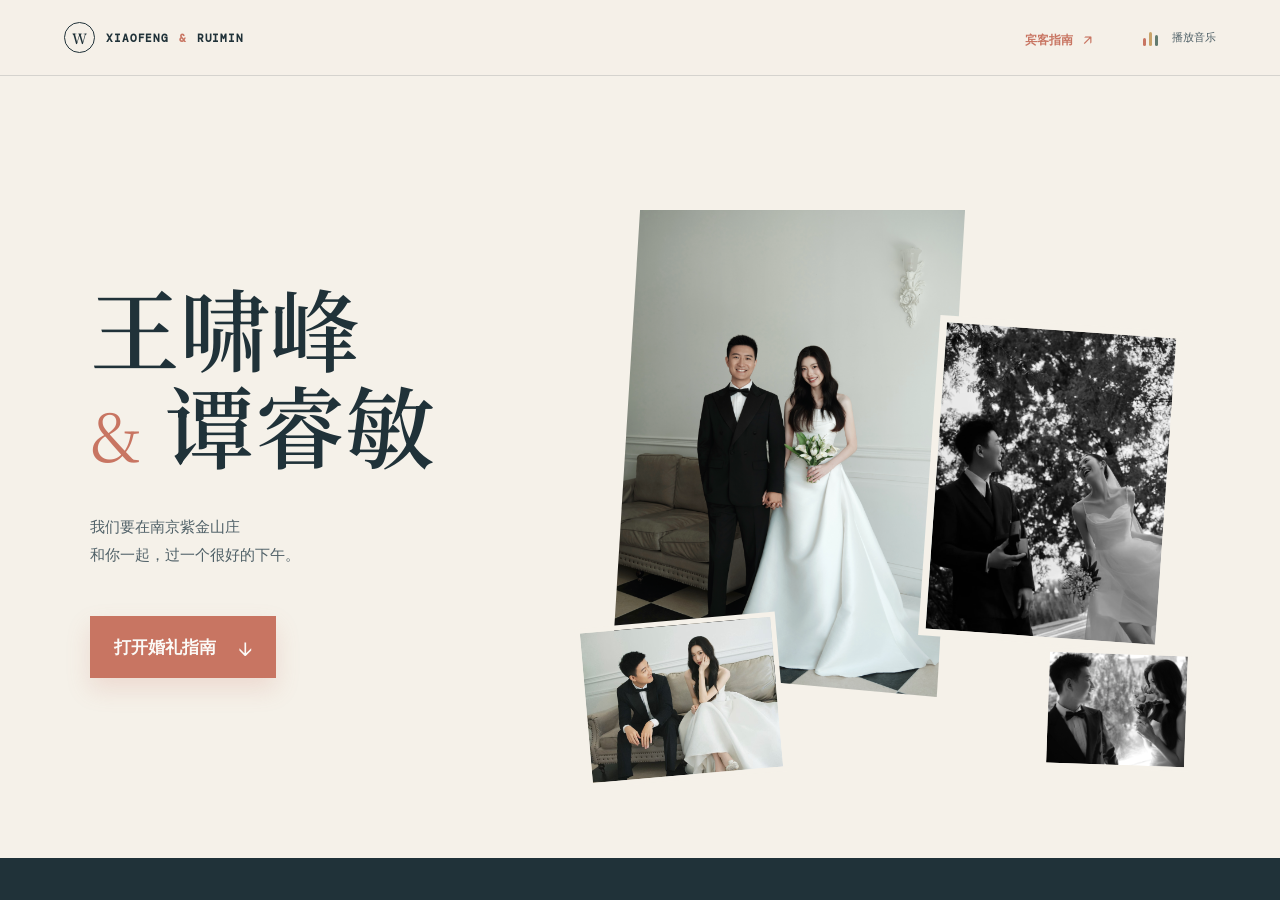
<file: index.html>
<!doctype html>
<html lang="zh-CN">
  <head>
    <meta charset="utf-8" />
    <meta name="viewport" content="width=device-width, initial-scale=1" />
    <meta name="theme-color" content="#23343a" />
    <meta name="description" content="王啸峰与谭睿敏的婚礼邀请，2026年9月12日，南京紫金山庄。" />
    <title>啸峰 & 睿敏 · 2026.09.12</title>
    <link rel="preconnect" href="https://fonts.googleapis.com" />
    <link rel="preconnect" href="https://fonts.gstatic.com" crossorigin />
    <link href="https://fonts.googleapis.com/css2?family=DM+Mono:wght@400;500&family=Noto+Serif+SC:wght@400;500;600;700;900&family=Plus+Jakarta+Sans:wght@400;500;600;700;800&display=swap" rel="stylesheet" />
    <link rel="stylesheet" href="styles.css" />
  </head>
  <body class="cover-body">
    <div class="cover-page">
      <header class="cover-nav">
        <a class="wordmark" href="index.html" aria-label="返回首页"><span class="wordmark-mark">W</span><span class="wordmark-copy">XIAOFENG <i>&</i> RUIMIN</span></a>
        <div class="cover-nav-right"><a class="guide-link" href="guide.html">宾客指南 <b>↗</b></a><button class="icon-button music-button" id="musicToggle" type="button" aria-label="播放背景音乐" aria-pressed="false"><span class="music-bars" aria-hidden="true"><span></span><span></span><span></span></span><span class="music-label">播放音乐</span></button></div>
      </header>
      <main class="cover-main">
        <div class="cover-title-block"><h1>王啸峰<br /><span>&</span> <span class="bride-name">谭睿敏</span></h1><p class="cover-subtitle">我们要在南京紫金山庄<br />和你一起，过一个很好的下午。</p><a class="cover-cta" href="guide.html">打开婚礼指南 <span>↓</span></a></div>
        <div class="cover-gallery" aria-label="新人照片">
          <figure class="cover-image cover-image-one"><img src="assets/couple-3.png" alt="新人合照" /></figure>
          <figure class="cover-image cover-image-two"><img src="assets/couple-4.jpg" alt="新人照片" /></figure>
          <figure class="cover-image cover-image-three"><img src="assets/couple-1.JPG" alt="新人照片" /></figure>
          <figure class="cover-image cover-image-four"><img src="assets/couple-2.jpg" alt="新人照片" /></figure>
        </div>
      </main>
      <footer class="cover-footer" aria-hidden="true"></footer>
    </div>
    <audio id="bgm" src="assets/bgm.mp3" preload="metadata" autoplay loop></audio>
    <div class="toast" id="toast" role="status" aria-live="polite"></div>
    <script src="script.js"></script>
  </body>
</html>
</file>
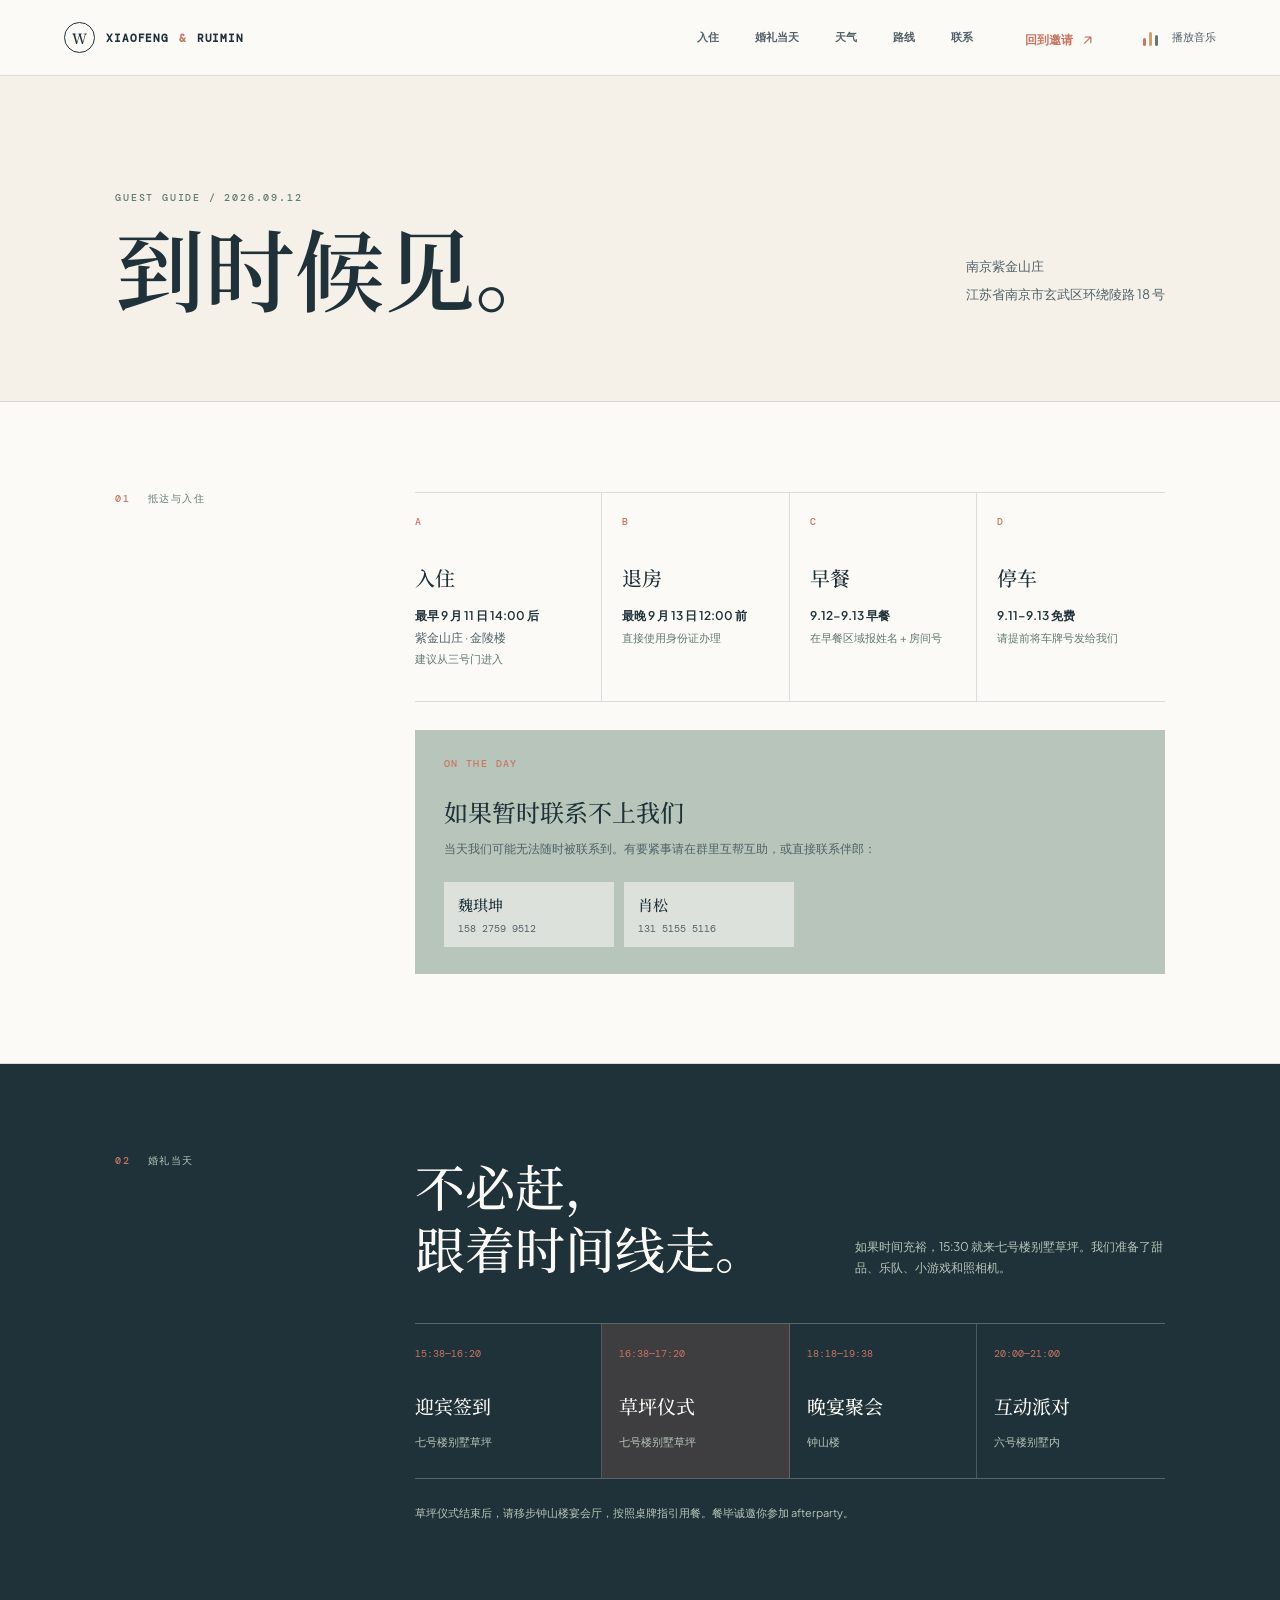
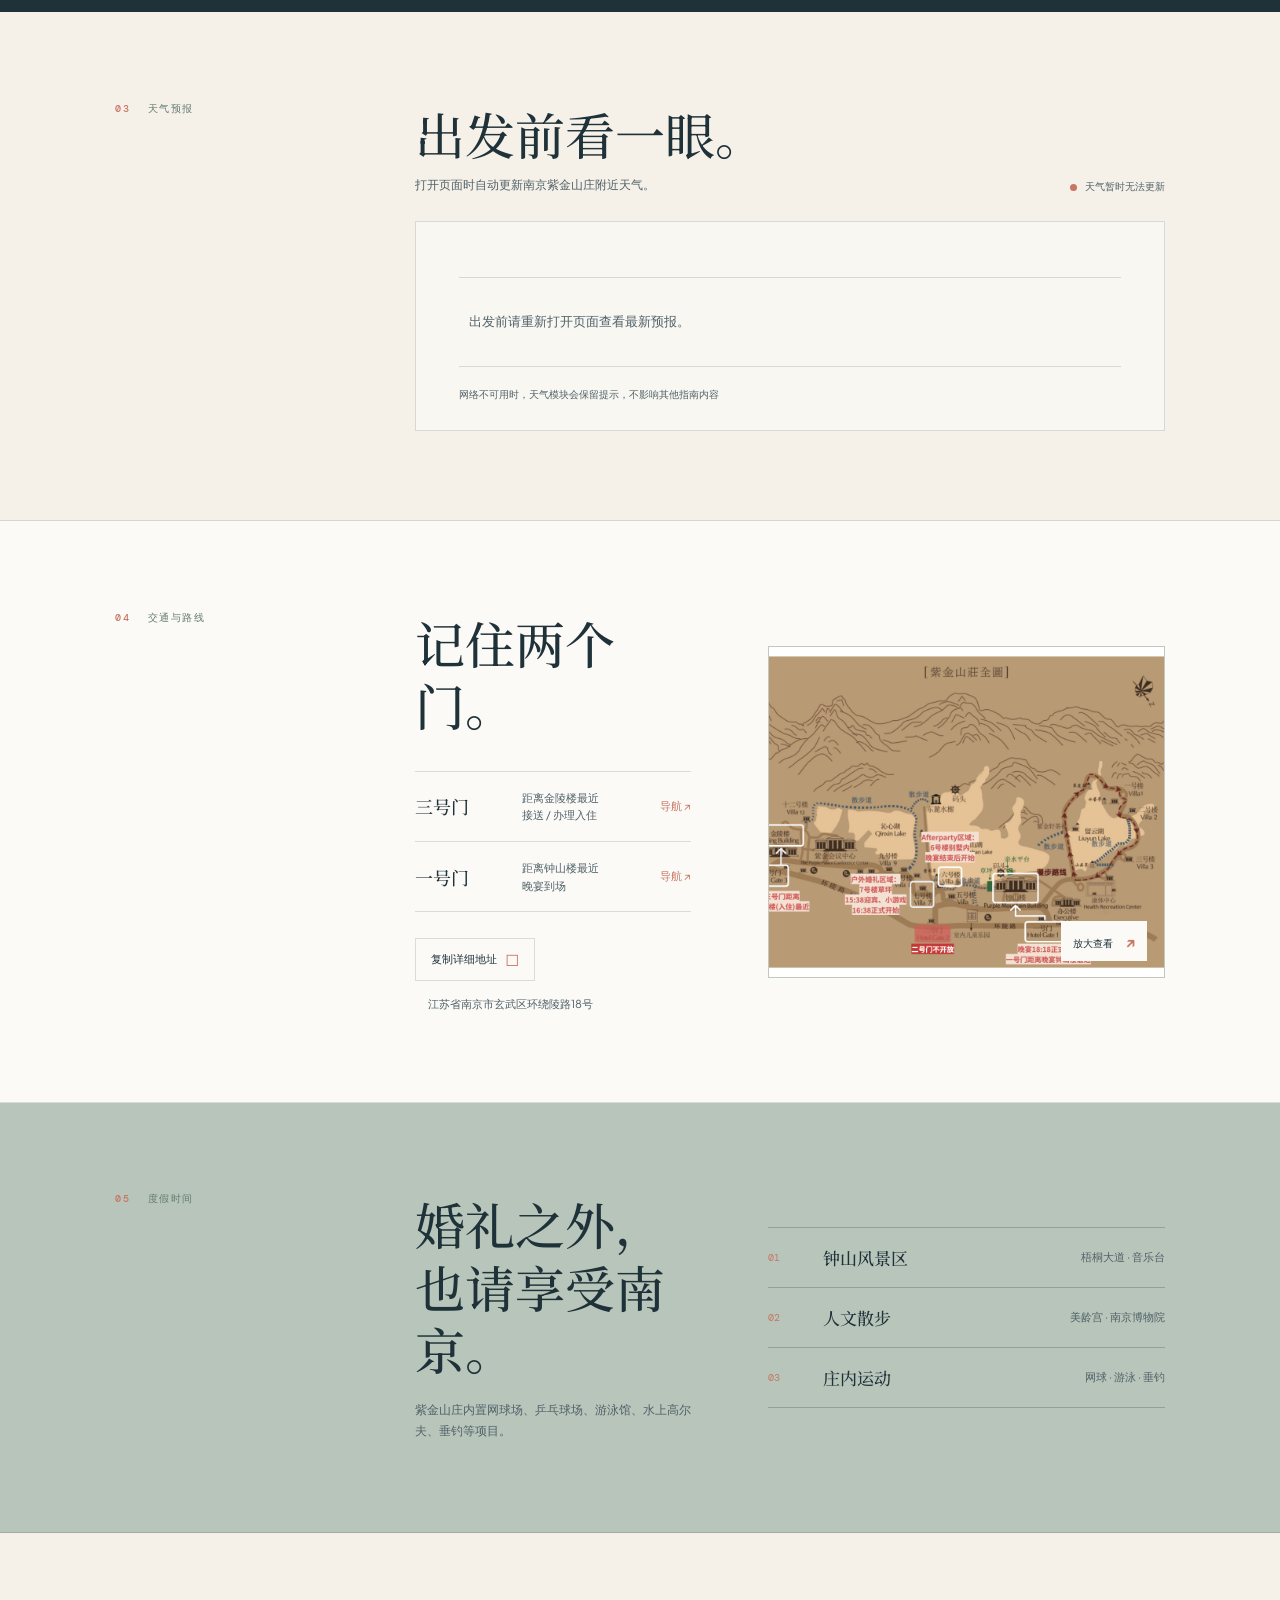
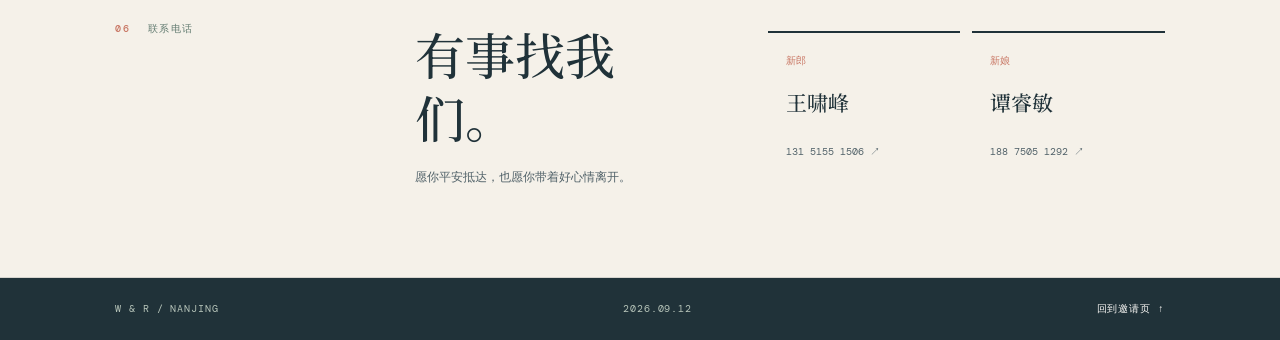
<file: guide.html>
<!doctype html>
<html lang="zh-CN">
  <head>
    <meta charset="utf-8" />
    <meta name="viewport" content="width=device-width, initial-scale=1" />
    <meta name="theme-color" content="#f5f1e9" />
    <title>宾客指南 · 啸峰 & 睿敏</title>
    <link rel="preconnect" href="https://fonts.googleapis.com" />
    <link rel="preconnect" href="https://fonts.gstatic.com" crossorigin />
    <link href="https://fonts.googleapis.com/css2?family=DM+Mono:wght@400;500&family=Noto+Serif+SC:wght@400;500;600;700;900&family=Plus+Jakarta+Sans:wght@400;500;600;700;800&display=swap" rel="stylesheet" />
    <link rel="stylesheet" href="styles.css" />
  </head>
  <body class="guide-body">
    <div class="guide-page">
      <header class="guide-topbar">
        <a class="wordmark" href="index.html" aria-label="返回首页"><span class="wordmark-mark">W</span><span class="wordmark-copy">XIAOFENG <i>&</i> RUIMIN</span></a>
        <nav class="guide-nav" aria-label="指南导航"><a href="#stay">入住</a><a href="#day">婚礼当天</a><a href="#weather">天气</a><a href="#route">路线</a><a href="#contact">联系</a></nav>
        <div class="guide-tools"><a class="back-home" href="index.html">回到邀请 <span>↗</span></a><button class="icon-button music-button" id="musicToggle" type="button" aria-label="播放背景音乐" aria-pressed="false"><span class="music-bars" aria-hidden="true"><span></span><span></span><span></span></span><span class="music-label">播放音乐</span></button></div>
      </header>
      <main>
        <section class="guide-header"><div><p class="eyebrow">GUEST GUIDE / 2026.09.12</p><h1>到时候见。</h1></div><div class="guide-header-meta"><p>南京紫金山庄</p><p>江苏省南京市玄武区环绕陵路 18 号</p></div></section>
        <section class="guide-overview" id="stay"><div class="overview-label"><span>01</span><strong>抵达与入住</strong></div><div class="overview-content"><div class="dense-grid"><article><span class="dense-index">A</span><h2>入住</h2><p><b>最早 9 月 11 日 14:00 后</b><br />紫金山庄 · 金陵楼<br /><em>建议从三号门进入</em></p></article><article><span class="dense-index">B</span><h2>退房</h2><p><b>最晚 9 月 13 日 12:00 前</b><br /><em>直接使用身份证办理</em></p></article><article><span class="dense-index">C</span><h2>早餐</h2><p><b>9.12-9.13 早餐</b><br /><em>在早餐区域报姓名 + 房间号</em></p></article><article><span class="dense-index">D</span><h2>停车</h2><p><b>9.11–9.13 免费</b><br /><em>请提前将车牌号发给我们</em></p></article></div><div class="urgent-note"><span class="dense-index">ON THE DAY</span><h3>如果暂时联系不上我们</h3><p>当天我们可能无法随时被联系到。有要紧事请在群里互帮互助，或直接联系伴郎：</p><div class="urgent-contacts"><a href="tel:15827599512"><b>魏琪坤</b><span>158 2759 9512</span></a><a href="tel:13151555116"><b>肖松</b><span>131 5155 5116</span></a></div></div></div></section>
        <section class="guide-overview day-overview" id="day"><div class="overview-label"><span>02</span><strong>婚礼当天</strong></div><div class="overview-content"><div class="day-intro"><h2>不必赶，<br />跟着时间线走。</h2><p>如果时间充裕，15:30 就来七号楼别墅草坪。我们准备了甜品、乐队、小游戏和照相机。</p></div><div class="dense-schedule"><div><time>15:38—16:20</time><strong>迎宾签到</strong><span>七号楼别墅草坪</span></div><div class="schedule-primary"><time>16:38—17:20</time><strong>草坪仪式</strong><span>七号楼别墅草坪</span></div><div><time>18:18—19:38</time><strong>晚宴聚会</strong><span>钟山楼</span></div><div><time>20:00—21:00</time><strong>互动派对</strong><span>六号楼别墅内</span></div></div><p class="after-dinner">草坪仪式结束后，请移步钟山楼宴会厅，按照桌牌指引用餐。餐毕诚邀你参加 afterparty。</p></div></section>
        <section class="guide-overview weather-overview" id="weather"><div class="overview-label"><span>03</span><strong>天气预报</strong></div><div class="overview-content"><div class="weather-head"><div><h2>出发前看一眼。</h2><p>打开页面时自动更新南京紫金山庄附近天气。</p></div><div class="weather-status" id="weatherStatus"><span class="status-dot"></span> 正在更新天气</div></div><div class="weather-card dense-weather-card"><div class="weather-days" id="weatherDays"><div class="weather-loading"></div><div class="weather-loading"></div><div class="weather-loading"></div></div><p class="weather-source" id="weatherSource">数据每次打开自动更新 · 南京紫金山庄附近</p></div></div></section>
        <section class="guide-overview route-overview" id="route"><div class="overview-label"><span>04</span><strong>交通与路线</strong></div><div class="overview-content route-layout"><div><h2>记住两个门。</h2><div class="route-list"><div><b>三号门</b><span>距离金陵楼最近<br />接送 / 办理入住</span><a href="https://uri.amap.com/search?keyword=%E7%B4%AB%E9%87%91%E5%B1%B1%E5%BA%84%E9%92%9F%E5%B1%B1%E6%A5%BC&amp;city=%E5%8D%97%E4%BA%AC&amp;view=map" target="_blank" rel="noreferrer">导航 ↗</a></div><div><b>一号门</b><span>距离钟山楼最近<br />晚宴到场</span><a href="https://uri.amap.com/search?keyword=%E7%B4%AB%E9%87%91%E5%B1%B1%E5%BA%84%E9%87%91%E9%99%B5%E6%A5%BC&amp;city=%E5%8D%97%E4%BA%AC&amp;view=map" target="_blank" rel="noreferrer">导航 ↗</a></div></div><button class="outline-button light-button" id="copyAddress" type="button">复制详细地址 <span>□</span></button><p class="route-address">江苏省南京市玄武区环绕陵路18号</p></div><button class="map-frame dense-map-frame" id="mapOpen" type="button" aria-label="放大查看迎宾地图"><img src="assets/welcome-map.png" alt="紫金山庄迎宾路线地图" /><span class="map-zoom">放大查看 <b>↗</b></span></button></div></section>
        <section class="guide-overview enjoy-overview"><div class="overview-label"><span>05</span><strong>度假时间</strong></div><div class="overview-content enjoy-layout"><div><h2>婚礼之外，<br />也请享受南京。</h2><p>紫金山庄内置网球场、乒乓球场、游泳馆、水上高尔夫、垂钓等项目。</p></div><div class="place-list"><div><span>01</span><b>钟山风景区</b><em>梧桐大道 · 音乐台</em></div><div><span>02</span><b>人文散步</b><em>美龄宫 · 南京博物院</em></div><div><span>03</span><b>庄内运动</b><em>网球 · 游泳 · 垂钓</em></div></div></div></section>
        <section class="guide-overview contact-overview" id="contact"><div class="overview-label"><span>06</span><strong>联系电话</strong></div><div class="overview-content contact-layout"><div><h2>有事找我们。</h2><p>愿你平安抵达，也愿你带着好心情离开。</p></div><div class="guide-phones"><a href="tel:13151551506"><span>新郎</span><b>王啸峰</b><em>131 5155 1506 ↗</em></a><a href="tel:18875051292"><span>新娘</span><b>谭睿敏</b><em>188 7505 1292 ↗</em></a></div></div></section>
      </main>
      <footer class="guide-footer"><span>W & R / NANJING</span><span>2026.09.12</span><a href="index.html">回到邀请页 ↑</a></footer>
    </div>
    <div class="map-modal" id="mapModal" role="dialog" aria-modal="true" aria-label="迎宾地图" hidden><button class="modal-close" id="mapClose" type="button" aria-label="关闭地图">×</button><img src="assets/welcome-map.png" alt="放大后的紫金山庄迎宾路线地图" /></div>
    <div class="toast" id="toast" role="status" aria-live="polite"></div>
    <audio id="bgm" src="assets/bgm.mp3" preload="metadata" autoplay loop></audio>
    <script src="script.js"></script>
  </body>
</html>
</file>
<file: styles.css>
:root {
  --ink: #203239;
  --ink-soft: #506168;
  --cream: #f5f1e9;
  --paper: #fbfaf7;
  --line: rgba(32, 50, 57, 0.15);
  --sage: #b7c5ba;
  --sage-deep: #627b70;
  --coral: #c87562;
  --gold: #c9a36a;
  --serif: "Noto Serif SC", "Songti SC", serif;
  --sans: "Plus Jakarta Sans", "PingFang SC", "Hiragino Sans GB", sans-serif;
  --mono: "DM Mono", ui-monospace, monospace;
}

* { box-sizing: border-box; }
html { scroll-behavior: smooth; }
body { margin: 0; color: var(--ink); background: var(--paper); font-family: var(--sans); -webkit-font-smoothing: antialiased; }
button, a { font: inherit; }
a { color: inherit; text-decoration: none; }
button { cursor: pointer; }
.page-shell { overflow: hidden; }

.topbar { height: 76px; padding: 0 clamp(22px, 5vw, 80px); display: flex; align-items: center; justify-content: space-between; gap: 24px; position: relative; z-index: 10; background: rgba(251,250,247,.92); border-bottom: 1px solid var(--line); backdrop-filter: blur(12px); }
.wordmark { display: inline-flex; align-items: center; gap: 11px; }
.wordmark-mark { width: 31px; height: 31px; display: grid; place-items: center; border: 1px solid var(--ink); border-radius: 50%; font: 600 14px var(--serif); }
.wordmark-copy { font: 600 11px var(--mono); letter-spacing: .08em; }
.wordmark-copy i { color: var(--coral); font-style: normal; padding: 0 2px; }
.topnav { display: flex; gap: clamp(18px, 3vw, 36px); margin-left: auto; }
.topnav a { color: var(--ink-soft); font-size: 12px; font-weight: 600; transition: color .2s; }
.topnav a:hover { color: var(--coral); }
.icon-button { border: 0; background: transparent; color: var(--ink); display: inline-flex; align-items: center; gap: 10px; padding: 8px 0 8px 12px; }
.music-label { font-size: 11px; color: var(--ink-soft); white-space: nowrap; }
.music-bars { width: 19px; height: 16px; display: inline-flex; align-items: flex-end; gap: 3px; }
.music-bars span { display: block; width: 3px; height: 8px; background: var(--coral); border-radius: 2px; transition: height .18s; }
.music-bars span:nth-child(2) { height: 14px; background: var(--gold); }
.music-bars span:nth-child(3) { height: 11px; background: var(--sage-deep); }
.music-button.is-playing .music-bars span { animation: equalize .7s ease-in-out infinite alternate; }
.music-button.is-playing .music-bars span:nth-child(2) { animation-delay: -.3s; }
.music-button.is-playing .music-bars span:nth-child(3) { animation-delay: -.5s; }
@keyframes equalize { from { height: 4px; } to { height: 15px; } }

.hero { min-height: min(720px, calc(100vh - 76px)); padding: clamp(66px, 10vw, 128px) clamp(22px, 9vw, 150px) 70px; display: grid; grid-template-columns: minmax(300px, .88fr) minmax(400px, 1.12fr); align-items: center; gap: clamp(40px, 7vw, 116px); position: relative; background: var(--cream); }
.hero-copy { max-width: 560px; }
.eyebrow { margin: 0 0 18px; font: 500 10px var(--mono); letter-spacing: .18em; color: var(--sage-deep); text-transform: uppercase; }
.eyebrow-dot { display: inline-block; width: 7px; height: 7px; margin-right: 8px; background: var(--coral); border-radius: 50%; vertical-align: 1px; }
h1, h2, h3, p { margin-top: 0; }
h1 { margin-bottom: 26px; font: 700 clamp(52px, 7vw, 100px)/1.1 var(--serif); letter-spacing: 0; }
.hero-period { color: var(--coral); }
.hero-lede { max-width: 390px; margin-bottom: 39px; color: var(--ink-soft); font-size: clamp(15px, 1.5vw, 17px); line-height: 1.9; }
.hero-meta { display: flex; gap: clamp(32px, 5vw, 72px); padding-top: 23px; border-top: 1px solid var(--line); }
.meta-label { display: block; margin-bottom: 9px; color: var(--sage-deep); font: 10px var(--mono); letter-spacing: .13em; }
.hero-meta strong { display: block; font: 600 15px var(--serif); }
.hero-meta small { color: var(--ink-soft); font: 400 11px var(--sans); }
.text-link { display: inline-flex; gap: 12px; margin-top: 42px; padding-bottom: 8px; border-bottom: 1px solid var(--coral); color: var(--coral); font-size: 12px; font-weight: 700; }
.text-link span { font-size: 17px; line-height: 10px; }
.hero-visual { width: 100%; max-width: 590px; aspect-ratio: 1.07 / 1; position: relative; justify-self: end; }
.hero-photo { position: absolute; overflow: hidden; background: linear-gradient(145deg, #d4d8ce, #aab7ad); box-shadow: 0 24px 60px rgba(32,50,57,.15); }
.hero-photo img { width: 100%; height: 100%; display: block; object-fit: cover; color: transparent; }
.hero-photo-main { inset: 4% 8% 8% 4%; clip-path: polygon(7% 0, 100% 0, 93% 100%, 0 92%); }
.hero-photo-side { width: 39%; height: 47%; right: 0; bottom: 0; border: 8px solid var(--cream); transform: rotate(4deg); }
.hero-stamp { position: absolute; top: 5%; right: 4%; width: 75px; height: 75px; display: grid; place-items: center; align-content: center; border: 1px solid var(--coral); border-radius: 50%; color: var(--coral); font: 700 20px/.84 var(--serif); text-align: center; transform: rotate(9deg); }
.hero-stamp em { font: 500 9px var(--mono); letter-spacing: .12em; }
.hero-caption { position: absolute; bottom: 6%; left: -1%; color: var(--paper); font: 600 10px/1.5 var(--mono); letter-spacing: .1em; text-shadow: 0 1px 12px rgba(32,50,57,.65); }
.scroll-cue { position: absolute; left: clamp(22px, 9vw, 150px); bottom: 26px; display: inline-flex; align-items: center; gap: 9px; color: var(--ink-soft); font: 10px var(--mono); letter-spacing: .06em; }
.scroll-cue span { display: block; width: 20px; height: 1px; background: var(--coral); }

.countdown-band { padding: 42px clamp(22px, 9vw, 150px); display: flex; align-items: center; gap: clamp(26px, 7vw, 100px); background: var(--ink); color: var(--paper); }
.compact-intro { flex: 0 0 200px; }
.compact-intro .eyebrow { color: var(--sage); margin-bottom: 11px; }
.compact-intro h2 { margin-bottom: 0; font: 500 20px var(--serif); }
.countdown { display: flex; align-items: center; gap: clamp(9px, 2.1vw, 27px); }
.countdown-item { display: flex; align-items: baseline; gap: 8px; }
.countdown-item strong { min-width: 2ch; font: 500 clamp(29px, 4vw, 49px) var(--mono); letter-spacing: .04em; }
.countdown-item span { color: var(--sage); font-size: 12px; }
.countdown-separator { color: var(--coral); font: 400 26px var(--mono); margin-top: -8px; }
.countdown-note { margin: 0 0 0 auto; color: var(--sage); font: 10px var(--mono); letter-spacing: .03em; white-space: nowrap; }

.memory-strip { padding: clamp(49px, 7vw, 86px) clamp(22px, 9vw, 150px); background: var(--paper); }
.memory-heading { display: flex; align-items: baseline; justify-content: space-between; gap: 20px; margin-bottom: 29px; }
.memory-heading span { color: var(--sage-deep); font: 500 10px var(--mono); letter-spacing: .16em; }
.memory-heading strong { font: 500 17px var(--serif); }
.memory-track { display: grid; grid-template-columns: 1.16fr 1fr .88fr 1.05fr; gap: 12px; }
.memory-track figure { height: clamp(160px, 19vw, 248px); margin: 0; overflow: hidden; position: relative; background: linear-gradient(145deg, #d4d8ce, #9caea3); }
.memory-track figure:nth-child(2) { margin-top: 20px; }
.memory-track figure:nth-child(3) { margin-top: 7px; }
.memory-track figure:nth-child(4) { margin-top: 29px; }
.memory-track img { width: 100%; height: 100%; display: block; object-fit: cover; color: transparent; filter: saturate(.84); transition: transform .5s; }
.memory-track figure:hover img { transform: scale(1.05); }
.memory-track figcaption { position: absolute; left: 14px; bottom: 12px; color: var(--paper); font: 10px var(--serif); text-shadow: 0 1px 8px rgba(0,0,0,.4); }

.section { padding: clamp(78px, 10vw, 140px) clamp(22px, 9vw, 150px); }
.section-intro { max-width: 570px; }
.section-intro h2, .venue-copy h2, .map-copy h2, .contact-copy h2 { margin-bottom: 18px; font: 600 clamp(34px, 4vw, 56px)/1.25 var(--serif); }
.section-intro > p:last-child, .map-copy > p:last-of-type, .contact-copy > p:last-child { color: var(--ink-soft); font-size: 15px; line-height: 1.9; }
.arrival-section { background: var(--paper); }
.arrival-grid { display: grid; grid-template-columns: 1.06fr .94fr; gap: 20px; margin-top: 59px; }
.info-panel { min-height: 390px; padding: clamp(27px, 4vw, 48px); border: 1px solid var(--line); }
.stay-panel { background: var(--cream); }
.notice-panel { background: var(--sage); border-color: transparent; }
.panel-kicker { margin-bottom: 37px; color: var(--sage-deep); font: 500 10px var(--mono); letter-spacing: .15em; }
.notice-panel .panel-kicker { color: var(--ink-soft); }
.stay-row { display: grid; grid-template-columns: 42px 1fr; gap: 13px; padding: 0 0 25px; margin-bottom: 25px; border-bottom: 1px solid var(--line); }
.stay-row:last-child { padding-bottom: 0; margin-bottom: 0; border-bottom: 0; }
.stay-number { color: var(--coral); font: 500 12px var(--mono); }
.stay-row strong { display: block; margin-bottom: 9px; font: 600 19px var(--serif); }
.stay-row p { margin: 0; color: var(--ink); font-size: 13px; line-height: 1.8; }
.muted { color: var(--ink-soft); font-size: 12px; }
.notice-panel h3 { max-width: 260px; margin-bottom: 17px; font: 600 31px/1.35 var(--serif); }
.notice-panel > p { max-width: 370px; color: var(--ink-soft); font-size: 13px; line-height: 1.9; }
.buddy-list { display: grid; grid-template-columns: 1fr 1fr; gap: 10px; margin-top: 35px; }
.buddy-list a { padding: 17px 16px; background: rgba(251,250,247,.45); transition: background .2s; }
.buddy-list a:hover { background: rgba(251,250,247,.8); }
.buddy-role { display: block; margin-bottom: 11px; color: var(--coral); font: 10px var(--mono); }
.buddy-list strong { display: block; margin-bottom: 7px; font: 600 17px var(--serif); }
.buddy-list a > span:last-child { color: var(--ink-soft); font: 10px var(--mono); }

.venue-section { display: grid; grid-template-columns: 1fr 1.15fr; gap: 60px; background: var(--ink); color: var(--paper); }
.venue-copy .eyebrow { color: var(--sage); }
.venue-copy h2 { margin-top: 24px; font-size: clamp(48px, 7vw, 88px); }
.venue-address { max-width: 360px; color: var(--sage); font-size: 15px; line-height: 1.8; }
.venue-actions { display: flex; flex-wrap: wrap; gap: 11px; margin-top: 36px; }
.outline-button { display: inline-flex; align-items: center; gap: 8px; padding: 11px 15px; border: 1px solid rgba(251,250,247,.35); background: transparent; color: var(--paper); font-size: 11px; transition: border-color .2s, background .2s; }
.outline-button:hover { border-color: var(--coral); background: rgba(200,117,98,.13); }
.outline-button span { color: var(--coral); font-size: 15px; }
.gate-list { display: grid; align-content: center; grid-template-columns: repeat(3, 1fr); border-top: 1px solid rgba(251,250,247,.18); border-bottom: 1px solid rgba(251,250,247,.18); }
.gate-item { min-height: 175px; padding: 29px 23px; border-right: 1px solid rgba(251,250,247,.18); }
.gate-item:last-child { border-right: 0; }
.gate-num { display: block; margin-bottom: 36px; color: var(--coral); font: 500 12px var(--mono); }
.gate-item strong { display: block; margin-bottom: 9px; font: 600 20px var(--serif); }
.gate-item p { margin: 0; color: var(--sage); font-size: 12px; line-height: 1.75; }
.gate-parking .gate-num { color: var(--gold); }

.weather-section { display: grid; grid-template-columns: .9fr 1.1fr; gap: clamp(40px, 8vw, 130px); background: var(--cream); }
.weather-intro { align-self: center; }
.weather-card { align-self: center; padding: 28px clamp(22px, 4vw, 43px); border: 1px solid var(--line); background: rgba(251,250,247,.72); }
.weather-status { display: flex; align-items: center; gap: 8px; color: var(--ink-soft); font: 10px var(--mono); }
.status-dot { width: 7px; height: 7px; background: var(--gold); border-radius: 50%; animation: pulse 1.3s ease-in-out infinite; }
@keyframes pulse { 50% { opacity: .35; } }
.weather-status.is-ready .status-dot { background: var(--sage-deep); animation: none; }
.weather-status.is-error .status-dot { background: var(--coral); animation: none; }
.weather-days { display: grid; grid-template-columns: repeat(3, 1fr); margin: 27px 0 21px; border-top: 1px solid var(--line); border-bottom: 1px solid var(--line); }
.weather-day { padding: 21px 12px 19px; border-right: 1px solid var(--line); }
.weather-day:last-child { border-right: 0; }
.weather-date { color: var(--sage-deep); font: 10px var(--mono); }
.weather-icon { margin: 19px 0 12px; color: var(--coral); font: 500 28px var(--serif); }
.weather-desc { min-height: 34px; font: 500 13px var(--serif); }
.weather-temp { margin-top: 15px; font: 500 12px var(--mono); }
.weather-temp span { color: var(--ink-soft); }
.weather-rain { margin-top: 9px; color: var(--sage-deep); font-size: 10px; }
.weather-source { margin: 0; color: var(--ink-soft); font-size: 10px; }
.weather-loading { height: 138px; margin: 12px; background: linear-gradient(90deg, rgba(32,50,57,.04), rgba(32,50,57,.1), rgba(32,50,57,.04)); animation: shimmer 1.3s infinite; }
.weather-empty { grid-column: 1 / -1; padding: 32px 10px; color: var(--ink-soft); font-size: 13px; line-height: 1.8; }
@keyframes shimmer { 0% { opacity: .5; } 50% { opacity: 1; } 100% { opacity: .5; } }

.schedule-section { background: var(--paper); }
.schedule-heading { max-width: 680px; }
.schedule-list { max-width: 930px; margin: 72px auto 0; }
.schedule-item { display: grid; grid-template-columns: 118px 35px 1fr; gap: 18px; min-height: 145px; }
.schedule-item time { padding-top: 2px; color: var(--coral); font: 500 15px/1.6 var(--mono); }
.schedule-item time span { color: var(--ink-soft); }
.schedule-marker { position: relative; display: flex; justify-content: center; }
.schedule-marker::before { content: ""; position: absolute; top: 9px; bottom: -7px; width: 1px; background: var(--line); }
.schedule-item:last-child .schedule-marker::before { display: none; }
.schedule-marker span { position: relative; z-index: 1; width: 11px; height: 11px; margin-top: 7px; border: 2px solid var(--coral); border-radius: 50%; background: var(--paper); }
.highlight .schedule-marker span { background: var(--coral); box-shadow: 0 0 0 7px rgba(200,117,98,.14); }
.schedule-content { padding-bottom: 35px; }
.schedule-tag { display: inline-block; margin-bottom: 12px; color: var(--sage-deep); font: 500 10px var(--mono); letter-spacing: .16em; }
.schedule-content h3 { margin-bottom: 8px; font: 600 26px var(--serif); }
.schedule-content p { margin-bottom: 9px; color: var(--ink-soft); font-size: 13px; }
.schedule-note { color: var(--ink-soft); font-size: 12px; line-height: 1.7; }

.tips-section { background: var(--sage); }
.tips-heading .eyebrow { color: var(--ink-soft); }
.tips-grid { display: grid; grid-template-columns: repeat(4, 1fr); gap: 13px; margin-top: 53px; }
.tip-card { min-height: 245px; display: flex; flex-direction: column; justify-content: space-between; padding: 24px; border: 1px solid rgba(32,50,57,.22); background: rgba(251,250,247,.34); }
.tip-card-large { grid-column: span 2; grid-row: span 2; min-height: 505px; padding: 0; background: var(--ink); color: var(--paper); border-color: transparent; }
.tip-art { flex: 1; min-height: 295px; display: flex; flex-direction: column; justify-content: space-between; padding: 30px; position: relative; overflow: hidden; }
.tip-art::after { content: ""; width: 220px; height: 220px; position: absolute; right: -70px; bottom: -100px; border: 1px solid rgba(251,250,247,.3); border-radius: 50%; }
.tip-art-sweet { background: linear-gradient(145deg, #b46f5e, #30434b); }
.tip-art span { color: var(--sage); font: 11px var(--mono); }
.tip-art b { position: relative; z-index: 1; font: 600 clamp(26px, 3.5vw, 47px)/1.2 var(--serif); }
.tip-copy { padding-top: 20px; }
.tip-card-large .tip-copy { padding: 26px 30px 30px; }
.tip-copy h3 { margin-bottom: 8px; font: 600 20px var(--serif); }
.tip-copy p { margin: 0; color: var(--ink-soft); font-size: 12px; line-height: 1.8; }
.tip-card-large .tip-copy p { color: var(--sage); }
.tip-icon { width: 33px; height: 33px; display: grid; place-items: center; border: 1px solid var(--ink); border-radius: 50%; color: var(--coral); font: 500 12px var(--mono); }

.map-section { display: grid; grid-template-columns: .75fr 1.25fr; gap: clamp(40px, 8vw, 120px); align-items: center; background: var(--cream); }
.map-key { display: grid; gap: 11px; margin-top: 34px; color: var(--ink-soft); font-size: 12px; }
.key-dot { display: inline-block; width: 8px; height: 8px; margin-right: 8px; border-radius: 50%; }
.key-dot.gold { background: var(--gold); }
.key-dot.coral { background: var(--coral); }
.map-frame { min-height: 355px; padding: 0; overflow: hidden; border: 1px solid var(--line); background: #dfe2d7; position: relative; text-align: left; }
.map-frame img { width: 100%; height: 100%; min-height: 355px; display: block; object-fit: cover; color: transparent; transition: transform .4s; }
.map-frame:hover img { transform: scale(1.025); }
.map-zoom { position: absolute; right: 17px; bottom: 16px; padding: 10px 12px; background: var(--paper); color: var(--ink); font-size: 10px; }
.map-zoom b { margin-left: 10px; color: var(--coral); font-size: 15px; }

.contact-section { display: grid; grid-template-columns: .85fr 1.15fr; gap: 70px; background: var(--paper); }
.contact-list { display: grid; grid-template-columns: 1fr 1fr; gap: 14px; align-content: center; }
.contact-person { display: block; padding: 27px 25px; border-top: 2px solid var(--ink); transition: border-color .2s, transform .2s; }
.contact-person:hover { border-color: var(--coral); transform: translateY(-3px); }
.contact-role { display: block; margin-bottom: 15px; color: var(--coral); font: 10px var(--mono); letter-spacing: .14em; }
.contact-person strong { display: block; margin-bottom: 28px; font: 600 27px var(--serif); }
.contact-phone { color: var(--ink-soft); font: 12px var(--mono); }
.contact-phone b { margin-left: 8px; color: var(--coral); }
.footer { padding: 25px clamp(22px, 9vw, 150px); display: flex; justify-content: space-between; gap: 20px; color: var(--sage); background: var(--ink); font: 10px var(--mono); letter-spacing: .08em; }
.footer a { color: var(--paper); }

.map-modal { position: fixed; inset: 0; z-index: 30; display: grid; place-items: center; padding: 30px; background: rgba(18,31,36,.88); }
.map-modal[hidden] { display: none; }
.map-modal img { max-width: min(1100px, 94vw); max-height: 88vh; object-fit: contain; box-shadow: 0 20px 70px rgba(0,0,0,.35); }
.asset-missing img { opacity: 0; }
.modal-close { position: absolute; top: 20px; right: 25px; width: 42px; height: 42px; border: 1px solid rgba(251,250,247,.6); background: transparent; color: var(--paper); font-size: 26px; line-height: 1; }
.toast { position: fixed; left: 50%; bottom: 27px; z-index: 40; padding: 11px 16px; background: var(--ink); color: var(--paper); font-size: 12px; opacity: 0; pointer-events: none; transform: translate(-50%, 14px); transition: opacity .25s, transform .25s; }
.toast.is-visible { opacity: 1; transform: translate(-50%, 0); }

@media (max-width: 900px) {
  .topbar { height: 68px; }
  .topnav { display: none; }
  .hero { min-height: auto; padding-top: 65px; grid-template-columns: 1fr; gap: 57px; }
  .hero-visual { justify-self: center; width: min(100%, 580px); }
  .scroll-cue { display: none; }
  .countdown-band { flex-wrap: wrap; gap: 23px; }
  .countdown-note { width: 100%; margin-left: 0; }
  .arrival-grid, .venue-section, .weather-section, .map-section, .contact-section { grid-template-columns: 1fr; }
  .gate-list { margin-top: 10px; }
  .weather-card { max-width: 680px; }
  .tips-grid { grid-template-columns: repeat(2, 1fr); }
  .tip-card-large { min-height: 430px; }
}
@media (max-width: 560px) {
  .topbar { padding: 0 18px; }
  .wordmark-copy { font-size: 9px; }
  .music-label { display: none; }
  .hero { padding: 55px 21px 72px; }
  h1 { font-size: clamp(47px, 15vw, 70px); }
  .hero-lede { font-size: 14px; }
  .hero-meta { gap: 23px; }
  .hero-meta strong { font-size: 13px; }
  .hero-stamp { width: 64px; height: 64px; font-size: 17px; }
  .countdown-band { padding: 36px 21px; }
  .compact-intro { flex-basis: 100%; }
  .countdown { width: 100%; justify-content: space-between; gap: 3px; }
  .countdown-item { gap: 4px; }
  .countdown-item strong { font-size: 25px; }
  .countdown-separator { font-size: 19px; }
  .memory-strip { padding: 49px 21px 60px; }
  .memory-heading { display: block; }
  .memory-heading strong { display: block; margin-top: 13px; }
  .memory-track { display: flex; overflow-x: auto; gap: 9px; margin-right: -21px; padding-right: 21px; scrollbar-width: none; }
  .memory-track::-webkit-scrollbar { display: none; }
  .memory-track figure, .memory-track figure:nth-child(n) { flex: 0 0 67vw; height: 230px; margin-top: 0; }
  .section { padding: 76px 21px; }
  .section-intro h2, .venue-copy h2, .map-copy h2, .contact-copy h2 { font-size: 36px; }
  .arrival-grid { margin-top: 40px; }
  .info-panel { min-height: unset; padding: 28px 23px; }
  .buddy-list { grid-template-columns: 1fr; }
  .venue-section { gap: 35px; }
  .gate-list { grid-template-columns: 1fr 1fr; }
  .gate-item { min-height: 150px; padding: 22px 17px; }
  .gate-item:last-child { grid-column: span 2; border-top: 1px solid rgba(251,250,247,.18); }
  .gate-num { margin-bottom: 24px; }
  .weather-days { margin-left: -8px; margin-right: -8px; }
  .weather-day { padding-left: 7px; padding-right: 7px; }
  .weather-desc { font-size: 12px; }
  .schedule-list { margin-top: 47px; }
  .schedule-item { grid-template-columns: 76px 22px 1fr; gap: 10px; min-height: 157px; }
  .schedule-item time { font-size: 11px; }
  .schedule-content h3 { font-size: 22px; }
  .schedule-note { font-size: 11px; }
  .tips-grid { grid-template-columns: 1fr 1fr; gap: 9px; margin-top: 38px; }
  .tip-card { min-height: 212px; padding: 18px; }
  .tip-card-large { grid-column: span 2; min-height: 390px; }
  .tip-art { min-height: 235px; padding: 22px; }
  .tip-card-large .tip-copy { padding: 21px 22px 23px; }
  .tip-copy h3 { font-size: 17px; }
  .tip-copy p { font-size: 11px; }
  .map-frame, .map-frame img { min-height: 260px; }
  .contact-section { gap: 38px; }
  .contact-list { gap: 8px; }
  .contact-person { padding: 20px 15px; }
  .contact-person strong { font-size: 21px; margin-bottom: 21px; }
  .contact-phone { font-size: 10px; }
  .footer { padding: 23px 21px; font-size: 9px; }
}

/* Two-page invitation layout */
.cover-body { background: var(--ink); }
.cover-page { min-height: 100vh; display: grid; grid-template-rows: 76px 1fr 42px; background: var(--cream); }
.cover-nav, .guide-topbar { padding: 0 clamp(22px, 5vw, 80px); display: flex; align-items: center; justify-content: space-between; border-bottom: 1px solid var(--line); }
.cover-nav { background: rgba(245,241,233,.88); }
.cover-nav-right, .guide-tools { display: flex; align-items: center; gap: clamp(18px, 3vw, 39px); }
.cover-date { color: var(--ink-soft); font: 10px var(--mono); letter-spacing: .09em; }
.guide-link, .back-home { color: var(--coral); font-size: 12px; font-weight: 700; }
.guide-link b, .back-home span { margin-left: 8px; font-size: 16px; font-weight: 400; }
.cover-main { max-width: 1320px; width: 100%; margin: 0 auto; padding: clamp(54px, 8vw, 105px) clamp(28px, 7vw, 112px) 70px; display: grid; grid-template-columns: .78fr 1.22fr; align-items: center; gap: clamp(36px, 8vw, 125px); }
.cover-title-block { padding-bottom: 10px; }
.cover-kicker { margin: 0 0 25px; color: var(--sage-deep); font: 500 10px var(--mono); letter-spacing: .22em; }
.cover-title-block h1 { margin: 0; font: 600 clamp(52px, 7vw, 103px)/1.08 var(--serif); letter-spacing: 0; }
.cover-title-block h1 span { color: var(--coral); font: 400 .74em var(--serif); }
.cover-title-block h1 .bride-name { color: inherit; font: inherit; white-space: nowrap; }
.cover-subtitle { margin: 31px 0 0; color: var(--ink-soft); font-size: 15px; line-height: 1.9; }
.cover-cta { display: inline-flex; align-items: center; gap: 22px; margin-top: 47px; padding: 16px 23px; border: 1px solid var(--coral); background: var(--coral); color: var(--paper); font-size: 17px; font-weight: 700; box-shadow: 0 11px 25px rgba(200,117,98,.18); animation: guide-bob 1.8s ease-in-out infinite; }
.cover-cta:hover { animation-play-state: paused; background: #b96552; }
.cover-cta span { font-size: 22px; font-weight: 400; }
@keyframes guide-bob { 0%, 100% { transform: translateY(0); } 50% { transform: translateY(-6px); } }
.cover-gallery { min-height: min(610px, 66vh); position: relative; }
.cover-image { position: absolute; margin: 0; overflow: hidden; background: linear-gradient(145deg, #d0d8cf, #94a69a); }
.cover-image img { width: 100%; height: 100%; display: block; object-fit: cover; color: transparent; }
.cover-image-one { width: 58%; height: 82%; top: 4%; left: 5%; clip-path: polygon(8% 0, 100% 0, 92% 100%, 0 94%); }
.cover-image-two { width: 40%; height: 54%; right: 3%; top: 23%; border: 7px solid var(--cream); transform: rotate(4deg); }
.cover-image-three { width: 33%; height: 27%; left: 0; bottom: 0; border: 5px solid var(--cream); transform: rotate(-5deg); }
.cover-image-four { width: 24%; height: 20%; right: 0; bottom: 2%; border: 4px solid var(--cream); transform: rotate(2deg); }
.cover-image figcaption { position: absolute; left: 14px; bottom: 11px; color: var(--paper); font: 10px var(--mono); text-shadow: 0 1px 8px rgba(0,0,0,.45); }
.cover-note { position: absolute; right: 0; top: 0; color: var(--coral); font: 10px/1.55 var(--mono); letter-spacing: .1em; text-align: right; }
.cover-note strong { display: inline-block; margin: 5px 0 2px; font: 500 53px/.85 var(--serif); letter-spacing: 0; }
.cover-footer { padding: 0 clamp(22px, 5vw, 80px); display: flex; justify-content: space-between; align-items: center; color: var(--sage); background: var(--ink); font: 9px var(--mono); letter-spacing: .12em; }
.cover-footer:empty { min-height: 10px; padding: 0; }

.guide-body { background: var(--paper); }
.guide-page { min-height: 100vh; }
.guide-topbar { min-height: 76px; background: var(--paper); }
.guide-nav { display: flex; gap: clamp(17px, 3vw, 36px); margin-left: auto; margin-right: clamp(20px, 4vw, 60px); }
.guide-nav a { color: var(--ink-soft); font-size: 11px; font-weight: 600; }
.guide-nav a:hover { color: var(--coral); }
.guide-header { padding: clamp(63px, 9vw, 120px) clamp(22px, 9vw, 150px) clamp(52px, 7vw, 90px); display: flex; align-items: end; justify-content: space-between; gap: 50px; background: var(--cream); border-bottom: 1px solid var(--line); }
.guide-header h1 { margin: 0; font: 600 clamp(54px, 7vw, 92px)/1 var(--serif); }
.guide-header-meta { max-width: 330px; color: var(--ink-soft); font-size: 13px; line-height: 1.8; }
.guide-header-meta p { margin: 0 0 5px; }
.guide-overview { display: grid; grid-template-columns: minmax(130px, .28fr) minmax(0, 1fr); gap: clamp(30px, 7vw, 105px); padding: clamp(57px, 7vw, 95px) clamp(22px, 9vw, 150px); border-bottom: 1px solid var(--line); }
.overview-label { display: flex; align-items: flex-start; gap: 18px; color: var(--sage-deep); font: 500 10px var(--mono); letter-spacing: .14em; }
.overview-label span { color: var(--coral); }
.overview-label strong { font-weight: 500; }
.overview-content { min-width: 0; }
.dense-grid { display: grid; grid-template-columns: repeat(4, 1fr); border-top: 1px solid var(--line); border-bottom: 1px solid var(--line); }
.dense-grid article { min-height: 208px; padding: 22px 20px 20px 0; border-right: 1px solid var(--line); }
.dense-grid article:not(:first-child) { padding-left: 20px; }
.dense-grid article:last-child { border-right: 0; }
.dense-index { display: block; color: var(--coral); font: 500 10px var(--mono); letter-spacing: .14em; }
.dense-grid h2 { margin: 35px 0 13px; font: 500 20px var(--serif); }
.dense-grid p { margin: 0; color: var(--ink-soft); font-size: 12px; line-height: 1.8; }
.dense-grid p b { color: var(--ink); font-weight: 600; }
.dense-grid p em { color: var(--sage-deep); font-size: 11px; font-style: normal; }
.urgent-note { margin-top: 28px; padding: 27px 29px; background: var(--sage); }
.urgent-note h3 { margin: 24px 0 9px; font: 500 24px var(--serif); }
.urgent-note > p { max-width: 550px; margin: 0; color: var(--ink-soft); font-size: 12px; line-height: 1.8; }
.urgent-contacts { display: flex; gap: 10px; margin-top: 22px; }
.urgent-contacts a { min-width: 170px; padding: 12px 14px; background: rgba(251,250,247,.55); }
.urgent-contacts b, .urgent-contacts span { display: block; }
.urgent-contacts b { margin-bottom: 7px; font: 500 15px var(--serif); }
.urgent-contacts span { color: var(--ink-soft); font: 10px var(--mono); }
.day-overview { background: var(--ink); color: var(--paper); border-bottom: 0; }
.day-overview .overview-label { color: var(--sage); }
.day-overview .overview-label span { color: var(--coral); }
.day-intro { display: flex; justify-content: space-between; align-items: end; gap: 40px; margin-bottom: 44px; }
.day-intro h2, .route-layout h2, .enjoy-layout h2, .contact-layout h2, .weather-head h2 { margin: 0; font: 500 clamp(30px, 4vw, 50px)/1.25 var(--serif); }
.day-intro p { max-width: 310px; margin: 0; color: var(--sage); font-size: 12px; line-height: 1.8; }
.dense-schedule { display: grid; grid-template-columns: repeat(4, 1fr); border-top: 1px solid rgba(251,250,247,.25); border-bottom: 1px solid rgba(251,250,247,.25); }
.dense-schedule > div { min-height: 154px; padding: 23px 17px 19px 0; border-right: 1px solid rgba(251,250,247,.2); }
.dense-schedule > div:not(:first-child) { padding-left: 17px; }
.dense-schedule > div:last-child { border-right: 0; }
.dense-schedule time { display: block; margin-bottom: 32px; color: var(--coral); font: 10px var(--mono); }
.dense-schedule strong { display: block; margin-bottom: 10px; font: 500 19px var(--serif); }
.dense-schedule span { color: var(--sage); font-size: 11px; line-height: 1.6; }
.dense-schedule .schedule-primary { background: rgba(200,117,98,.18); }
.after-dinner { margin: 24px 0 0; color: var(--sage); font-size: 11px; line-height: 1.8; }
.weather-overview { background: var(--cream); }
.weather-head { display: flex; align-items: end; justify-content: space-between; gap: 30px; margin-bottom: 27px; }
.weather-head p { margin: 13px 0 0; color: var(--ink-soft); font-size: 12px; }
.dense-weather-card { background: rgba(251,250,247,.65); }
.route-overview { background: var(--paper); }
.route-layout, .enjoy-layout, .contact-layout { display: grid; grid-template-columns: .82fr 1.18fr; gap: clamp(34px, 6vw, 88px); align-items: center; }
.route-list { margin: 35px 0 26px; border-top: 1px solid var(--line); }
.route-list > div { display: grid; grid-template-columns: .75fr 1fr auto; gap: 16px; align-items: center; padding: 17px 0; border-bottom: 1px solid var(--line); }
.route-list b { font: 500 18px var(--serif); }
.route-list span { color: var(--ink-soft); font-size: 11px; line-height: 1.6; }
.route-list a { color: var(--coral); font-size: 11px; }
.route-address { display: inline-block; margin: 16px 0 0 13px; color: var(--ink-soft); font-size: 11px; vertical-align: middle; }
.light-button { border-color: var(--line); color: var(--ink); }
.light-button:hover { border-color: var(--coral); background: rgba(200,117,98,.07); }
.dense-map-frame { min-height: 330px; }
.dense-map-frame img { min-height: 330px; }
.enjoy-overview { background: var(--sage); }
.enjoy-layout > div > p, .contact-layout > div > p { max-width: 320px; margin: 19px 0 0; color: var(--ink-soft); font-size: 12px; line-height: 1.8; }
.place-list { border-top: 1px solid rgba(32,50,57,.24); }
.place-list > div { display: grid; grid-template-columns: 40px 1fr auto; align-items: center; gap: 15px; padding: 17px 0; border-bottom: 1px solid rgba(32,50,57,.24); }
.place-list span { color: var(--coral); font: 10px var(--mono); }
.place-list b { font: 500 17px var(--serif); }
.place-list em { color: var(--ink-soft); font-size: 11px; font-style: normal; }
.contact-overview { background: var(--cream); }
.guide-phones { display: grid; grid-template-columns: 1fr 1fr; gap: 12px; }
.guide-phones a { padding: 21px 18px; border-top: 2px solid var(--ink); }
.guide-phones a:hover { border-color: var(--coral); }
.guide-phones span, .guide-phones em { display: block; color: var(--coral); font: 10px var(--mono); }
.guide-phones b { display: block; margin: 19px 0 28px; font: 500 21px var(--serif); }
.guide-phones em { color: var(--ink-soft); font-style: normal; }
.guide-footer { padding: 24px clamp(22px, 9vw, 150px); display: flex; justify-content: space-between; gap: 20px; background: var(--ink); color: var(--sage); font: 10px var(--mono); letter-spacing: .09em; }
.guide-footer a { color: var(--paper); }

@media (max-width: 800px) {
  .cover-page { grid-template-rows: 68px 1fr 38px; }
  .cover-nav { padding: 0 21px; }
  .cover-date { display: none; }
  .cover-nav-right { gap: 19px; }
  .cover-main { grid-template-columns: 1fr; gap: 45px; padding: 58px 21px 66px; }
  .cover-title-block h1 { font-size: clamp(54px, 15vw, 82px); }
  .cover-gallery { min-height: 480px; width: 100%; }
  .cover-footer { padding: 0 21px; }
  .cover-footer span:last-child { display: none; }
  .guide-topbar { min-height: 68px; padding: 0 21px; }
  .guide-nav { display: none; }
  .guide-header { display: block; padding: 57px 21px 49px; }
  .guide-header h1 { font-size: 58px; }
  .guide-header-meta { margin-top: 30px; }
  .guide-overview { grid-template-columns: 1fr; gap: 32px; padding: 52px 21px 60px; }
  .overview-label { gap: 13px; }
  .dense-grid { grid-template-columns: 1fr 1fr; }
  .dense-grid article:nth-child(2) { border-right: 0; }
  .dense-grid article:nth-child(3), .dense-grid article:nth-child(4) { border-top: 1px solid var(--line); }
  .dense-grid article:nth-child(3) { padding-left: 0; }
  .day-intro, .weather-head { display: block; }
  .day-intro p { margin-top: 20px; }
  .dense-schedule { grid-template-columns: 1fr 1fr; }
  .dense-schedule > div:nth-child(2) { border-right: 0; }
  .dense-schedule > div:nth-child(3), .dense-schedule > div:nth-child(4) { border-top: 1px solid rgba(251,250,247,.2); }
  .dense-schedule > div:nth-child(3) { padding-left: 0; }
  .weather-head .weather-status { margin-top: 21px; }
  .route-layout, .enjoy-layout, .contact-layout { grid-template-columns: 1fr; gap: 42px; }
  .dense-map-frame, .dense-map-frame img { min-height: 250px; }
  .guide-phones { max-width: 560px; }
}
@media (max-width: 480px) {
  .cover-nav-right .guide-link { font-size: 11px; }
  .cover-nav-right .music-label, .guide-tools .music-label { display: none; }
  .cover-main { padding-top: 48px; }
  .cover-subtitle { font-size: 14px; }
  .cover-cta { margin-top: 38px; padding: 15px 19px; font-size: 16px; }
  .cover-gallery { min-height: 360px; }
  .cover-image-one { width: 65%; height: 82%; }
  .cover-image-two { width: 46%; height: 52%; }
  .cover-image-three { width: 38%; height: 28%; }
  .cover-image-four { width: 29%; height: 20%; }
  .cover-note { font-size: 8px; }
  .cover-note strong { font-size: 40px; }
  .cover-footer { font-size: 8px; }
  .dense-grid article { min-height: 194px; padding-right: 13px; }
  .dense-grid article:not(:first-child) { padding-left: 13px; }
  .dense-grid article:nth-child(3) { padding-left: 0; }
  .dense-grid h2 { margin-top: 29px; font-size: 18px; }
  .urgent-note { padding: 23px 19px; }
  .urgent-contacts { display: grid; grid-template-columns: 1fr 1fr; }
  .urgent-contacts a { min-width: 0; }
  .dense-schedule > div { min-height: 145px; padding-right: 11px; }
  .dense-schedule > div:not(:first-child) { padding-left: 11px; }
  .dense-schedule > div:nth-child(3) { padding-left: 0; }
  .dense-schedule strong { font-size: 17px; }
  .route-list > div { grid-template-columns: .8fr 1fr; }
  .route-list a { grid-column: 2; }
  .guide-phones b { font-size: 18px; }
  .guide-footer { font-size: 8px; }
}
</file>
